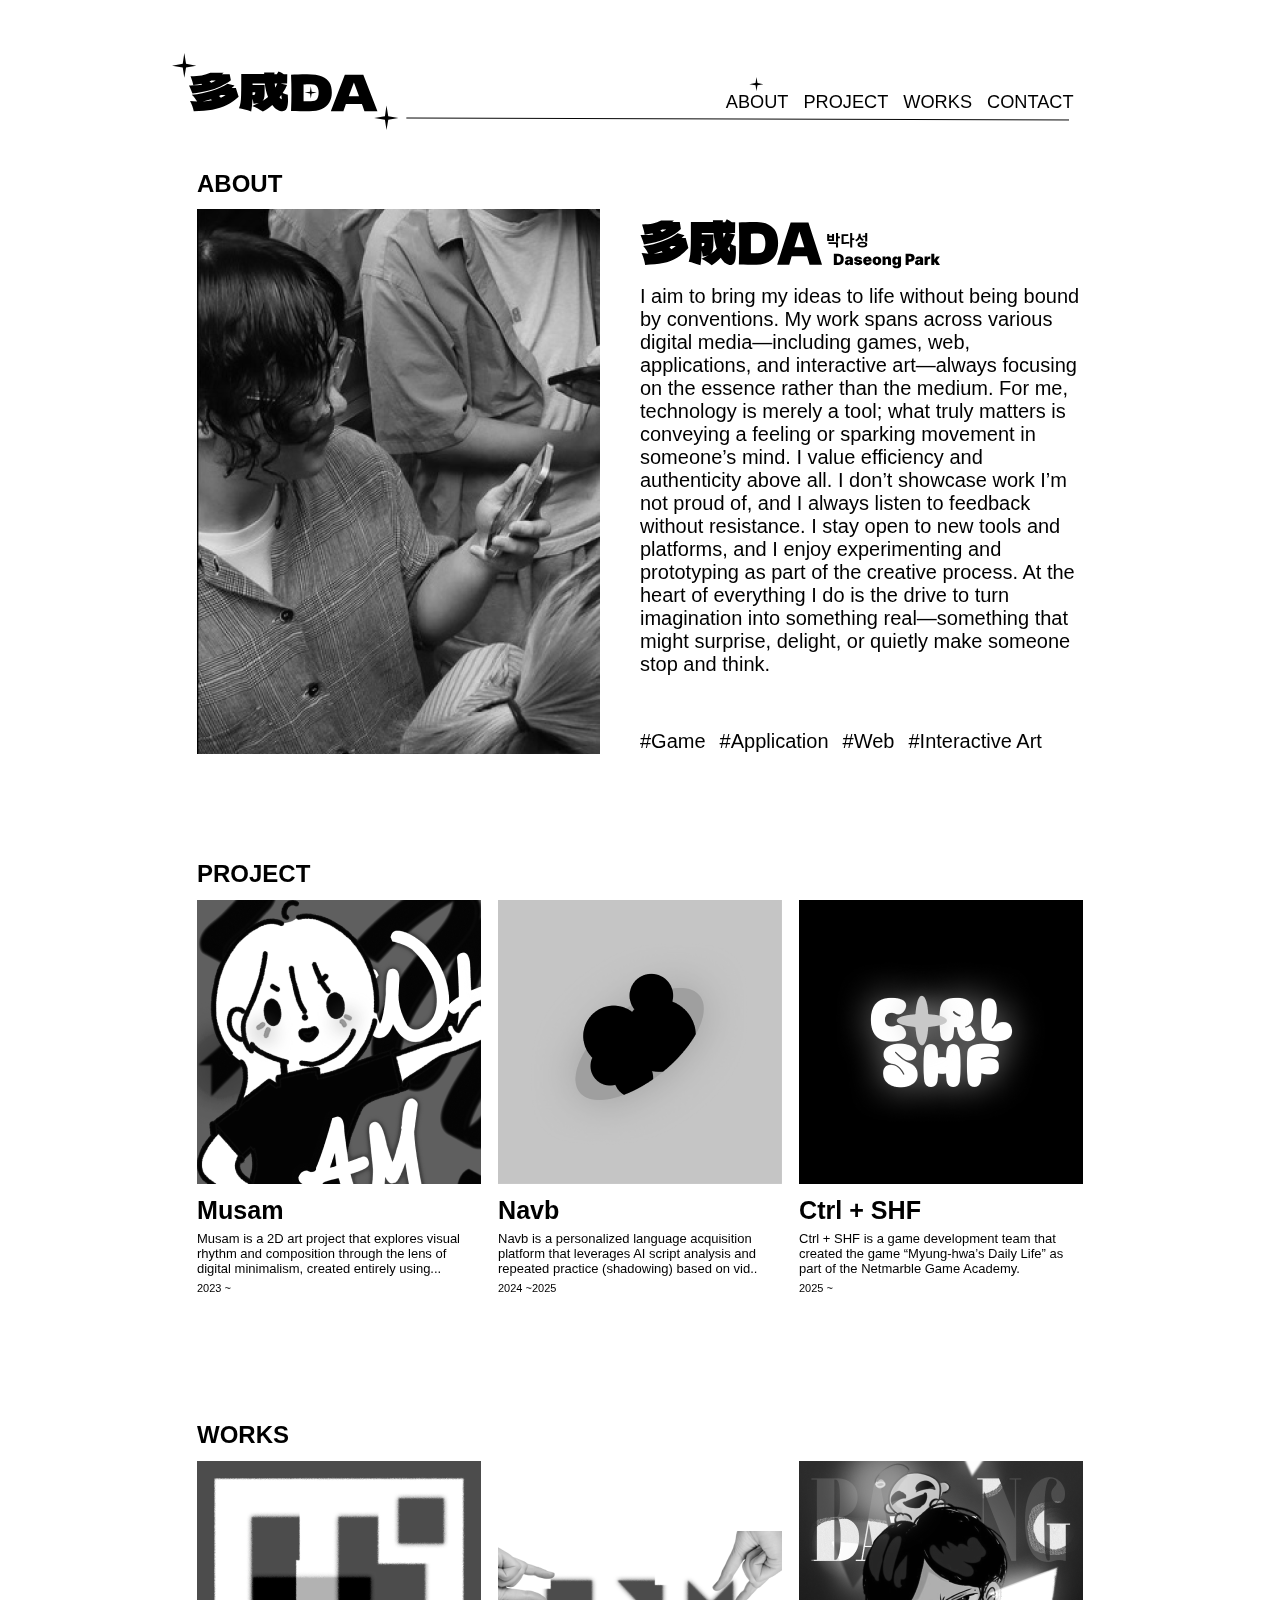
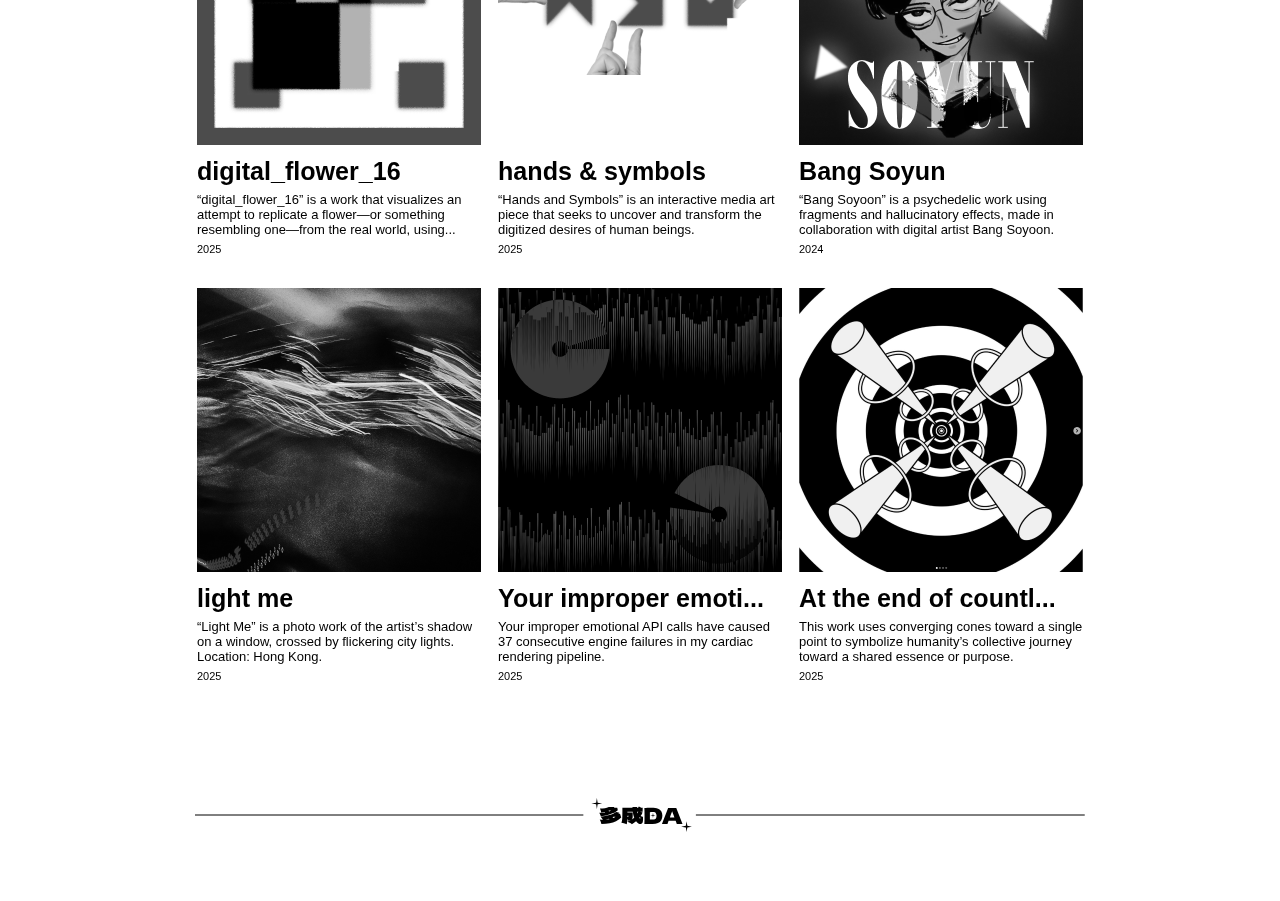
<file: index.html>
<!DOCTYPE html>
<html lang="en">
<head>
  <meta charset="UTF-8">
  <meta http-equiv="X-UA-Compatible" content="IE=edge">
  <meta name="viewport" content="width=device-width, initial-scale=1.0">
  <link rel="stylesheet" href="./vars.css">
  <link rel="stylesheet" href="./style.css">
  
  
  <style>
   a,
   button,
   input,
   select,
   h1,
   h2,
   h3,
   h4,
   h5,
   * {
       box-sizing: border-box;
       margin: 0;
       padding: 0;
       border: none;
       text-decoration: none;
       background: none;
   
       -webkit-font-smoothing: antialiased;
   }
   
   menu, ol, ul {
       list-style-type: none;
       margin: 0;
       padding: 0;
   }
   </style>
  <title>Document</title>
</head>
<body>
  <div class="desktop-58">
    <img class="logobottom-1" src="logobottom-10.svg" />
    <div class="frame-70">
      <div class="frame-69">
        <div class="about">ABOUT</div>
        <div class="frame-68">
          <div class="frame-51">
            <div class="rectangle-3997"></div>
            <img class="img-7989-1" src="img-7989-10.png" />
          </div>
          <div class="frame-67">
            <img class="daname-1" src="daname-10.svg" />
            <div
              class="[base64]"
            >
              I aim to bring my ideas to life without being bound by conventions.
              My work spans across various digital media—including games, web,
              applications, and interactive art—always focusing on the essence
              rather than the medium. For me, technology is merely a tool; what
              truly matters is conveying a feeling or sparking movement in
              someone’s mind. I value efficiency and authenticity above all. I
              don’t showcase work I’m not proud of, and I always listen to
              feedback without resistance. I stay open to new tools and platforms,
              and I enjoy experimenting and prototyping as part of the creative
              process. At the heart of everything I do is the drive to turn
              imagination into something real—something that might surprise,
              delight, or quietly make someone stop and think.
            </div>
            <div class="frame-72">
              <div class="game">#Game</div>
              <div class="application">#Application</div>
              <div class="web">#Web</div>
              <div class="interactive-art">#Interactive Art</div>
            </div>
          </div>
        </div>
      </div>
      <div class="frame-66">
        <div class="project">PROJECT</div>
        <div class="frame-48">
          <div class="frame-54">
            <div class="frame-59">
              <div class="frame-71">
                <div class="name">Musam</div>
                <div
                  class="musam-is-a-2-d-art-project-that-explores-visual-rhythm-and-composition-through-the-lens-of-digital-minimalism-created-entirely-using"
                >
                  Musam is a 2D art project that explores visual rhythm and
                  composition through the lens of digital minimalism, created
                  entirely using...
                </div>
                <div class="_2023">2023 ~</div>
              </div>
            </div>
            <div class="frame-63">
              <div class="rectangle-4003"></div>
              <img class="img-5408-1" src="img-5408-10.png" />
              <div class="rectangle-4010"></div>
            </div>
          </div>
          <div class="frame-55">
            <div class="frame-59">
              <div class="frame-71">
                <div class="name">Navb</div>
                <div
                  class="musam-is-a-2-d-art-project-that-explores-visual-rhythm-and-composition-through-the-lens-of-digital-minimalism-created-entirely-using"
                >
                  Navb is a personalized language acquisition platform that
                  leverages AI script analysis and repeated practice (shadowing)
                  based on vid..
                </div>
                <div class="_2023">2024 ~2025</div>
              </div>
            </div>
            <div class="frame-63">
              <div class="rectangle-4003"></div>
              <img class="img-5408-1" src="img-5408-11.png" />
              <div class="rectangle-4010"></div>
            </div>
          </div>
          <div class="frame-56">
            <div class="frame-59">
              <div class="frame-71">
                <div class="name">Ctrl + SHF</div>
                <div
                  class="musam-is-a-2-d-art-project-that-explores-visual-rhythm-and-composition-through-the-lens-of-digital-minimalism-created-entirely-using"
                >
                  Ctrl + SHF is a game development team that created the game
                  “Myung-hwa’s Daily Life” as part of the Netmarble Game Academy.
                </div>
                <div class="_2023">2025 ~</div>
              </div>
            </div>
            <div class="frame-63">
              <div class="rectangle-4003"></div>
              <img class="img-5408-1" src="img-5408-12.png" />
              <div class="rectangle-4010"></div>
            </div>
          </div>
        </div>
      </div>
      <div class="works">
        <div class="works2">WORKS</div>
        <div class="frame-592">
          <div class="frame-54">
            <div class="frame-59">
              <div class="frame-71">
                <div class="name">digital_flower_16</div>
                <div
                  class="musam-is-a-2-d-art-project-that-explores-visual-rhythm-and-composition-through-the-lens-of-digital-minimalism-created-entirely-using"
                >
                  “digital_flower_16” is a work that visualizes an attempt to
                  replicate a flower—or something resembling one—from the real
                  world, using...
                </div>
                <div class="_2023">2025</div>
              </div>
            </div>
            <div class="frame-63">
              <div class="rectangle-4003"></div>
              <img class="img-5408-1" src="img-5408-13.png" />
              <div class="rectangle-4010"></div>
            </div>
          </div>
          <div class="frame-55">
            <div class="frame-59">
              <div class="frame-71">
                <div class="name">hands &amp; symbols</div>
                <div
                  class="musam-is-a-2-d-art-project-that-explores-visual-rhythm-and-composition-through-the-lens-of-digital-minimalism-created-entirely-using"
                >
                  “Hands and Symbols” is an interactive media art piece that seeks
                  to uncover and transform the digitized desires of human beings.
                </div>
                <div class="_2023">2025</div>
              </div>
            </div>
            <div class="frame-63">
              <div class="rectangle-4003"></div>
              <img class="img-5408-1" src="img-5408-14.png" />
              <div class="rectangle-4010"></div>
            </div>
          </div>
          <div class="frame-56">
            <div class="frame-59">
              <div class="frame-71">
                <div class="name">Bang Soyun</div>
                <div
                  class="musam-is-a-2-d-art-project-that-explores-visual-rhythm-and-composition-through-the-lens-of-digital-minimalism-created-entirely-using"
                >
                  “Bang Soyoon” is a psychedelic work using fragments and
                  hallucinatory effects, made in collaboration with digital artist
                  Bang Soyoon.
                </div>
                <div class="_2023">2024</div>
              </div>
            </div>
            <div class="frame-63">
              <div class="rectangle-4003"></div>
              <img class="img-5408-1" src="img-5408-15.png" />
              <div class="rectangle-4010"></div>
            </div>
          </div>
        </div>
        <div class="frame-60">
          <div class="frame-54">
            <div class="frame-59">
              <div class="frame-71">
                <div class="name">light me</div>
                <div
                  class="musam-is-a-2-d-art-project-that-explores-visual-rhythm-and-composition-through-the-lens-of-digital-minimalism-created-entirely-using"
                >
                  “Light Me” is a photo work of the artist’s shadow on a window,
                  crossed by flickering city lights. Location: Hong Kong.
                </div>
                <div class="_2023">2025</div>
              </div>
            </div>
            <div class="frame-63">
              <div class="rectangle-4003"></div>
              <img class="img-5408-1" src="img-5408-16.png" />
              <div class="rectangle-4010"></div>
            </div>
          </div>
          <div class="frame-55">
            <div class="frame-59">
              <div class="frame-71">
                <div class="name">Your improper emoti...</div>
                <div
                  class="musam-is-a-2-d-art-project-that-explores-visual-rhythm-and-composition-through-the-lens-of-digital-minimalism-created-entirely-using"
                >
                  Your improper emotional API calls have caused 37 consecutive
                  engine failures in my cardiac rendering pipeline.
                </div>
                <div class="_2023">2025</div>
              </div>
            </div>
            <div class="frame-63">
              <div class="rectangle-4003"></div>
              <img class="img-5408-1" src="img-5408-17.png" />
              <div class="rectangle-4010"></div>
            </div>
          </div>
          <div class="frame-56">
            <div class="frame-59">
              <div class="frame-71">
                <div class="name">At the end of countl...</div>
                <div
                  class="musam-is-a-2-d-art-project-that-explores-visual-rhythm-and-composition-through-the-lens-of-digital-minimalism-created-entirely-using"
                >
                  This work uses converging cones toward a single point to
                  symbolize humanity’s collective journey toward a shared essence
                  or purpose.
                </div>
                <div class="_2023">2025</div>
              </div>
            </div>
            <div class="frame-63">
              <div class="rectangle-4003"></div>
              <img class="img-5408-1" src="img-5408-18.png" />
              <div class="rectangle-4010"></div>
            </div>
          </div>
        </div>
      </div>
    </div>
    <div class="group-189">
      <div class="rectangle-4007"></div>
      <img class="logodasvg-1" src="logodasvg-10.svg" />
      <img class="vector-230-1" src="vector-230-10.svg" />
      <div class="frame-50">
        <div class="about2">ABOUT</div>
        <div class="project2">PROJECT</div>
        <div class="works3">Works</div>
        <div class="contact">CONTACT</div>
      </div>
    </div>
  </div>
  
</body>
</html>
</file>
<file: vars.css>
/* Figma Styles of your File */
:root {
  /* Colors */
  --tiroooo-athens-gray: #f4f4f5;
  --tiroooo-athens-gray: #f8fafc;
  --tiroooo-athens-gray: #e5e7eb;
  --tiroooo-black: #000000;
  --tiroooo-black-59: rgba(0, 0, 0, 0.59);
  --tiroooo-buttery-white: #f4f4f5;
  --tiroooo-catskill-white: #f8fafc;
  --tiroooo-christi: #65a30d;
  --tiroooo-cod-gray: #18181b;
  --tiroooo-ebony: #111827;
  --tiroooo-gray-chateau: #9ca3af;
  --tiroooo-iron: #d4d4d8;
  --tiroooo-jewel: #166534;
  --tiroooo-jumbo: #71717a;
  --tiroooo-magnolia: #f8fafc;
  --tiroooo-mercury-40: rgba(229, 229, 229, 0.4);
  --tiroooo-mimosa: #ecfccb;
  --tiroooo-mine-shaft: #212121;
  --tiroooo-mine-shaft: #262626;
  --tiroooo-santas-gray: #a1a1aa;
  --tiroooo-scandal: #dcfce7;
  --tiroooo-scarpa-flow: #52525b;
  --tiroooo-shark: #27272a;
  --tiroooo-ship-gray: #3f3f46;
  --tiroooo-silver-chalice: #a3a3a3;
  --tiroooo-swiss-coffee: #d6d3d1;
  --tiroooo-white: #ffffff;
  --tiroooo-white-60: rgba(255, 255, 255, 0.6);
  --tiroooo-woodsmoke: #18181b;

  /* Fonts */
  --tiroooo-semantic-button-font-family: PretendardVariable-Regular, sans-serif;
  --tiroooo-semantic-button-font-size: 16px;
  --tiroooo-semantic-button-line-height: 24px;
  --tiroooo-semantic-button-font-weight: 400;
  --tiroooo-semantic-button-font-style: normal;
  --tiroooo-semantic-heading-2-font-family: PretendardVariable-Regular,
    sans-serif;
  --tiroooo-semantic-heading-2-font-size: 30px;
  --tiroooo-semantic-heading-2-line-height: 36px;
  --tiroooo-semantic-heading-2-font-weight: 400;
  --tiroooo-semantic-heading-2-font-style: normal;
  --tiroooo-semantic-heading-2-font-family: PretendardVariable-Regular,
    sans-serif;
  --tiroooo-semantic-heading-2-font-size: 30px;
  --tiroooo-semantic-heading-2-line-height: 36px;
  --tiroooo-semantic-heading-2-font-weight: 400;
  --tiroooo-semantic-heading-2-font-style: normal;
  --tiroooo-semantic-heading-1-font-family: PretendardVariable-Medium,
    sans-serif;
  --tiroooo-semantic-heading-1-font-size: 60px;
  --tiroooo-semantic-heading-1-line-height: 60px;
  --tiroooo-semantic-heading-1-font-weight: 500;
  --tiroooo-semantic-heading-1-font-style: normal;
  --tiroooo-semantic-heading-2-font-family: PretendardVariable-Regular,
    sans-serif;
  --tiroooo-semantic-heading-2-font-size: 48px;
  --tiroooo-semantic-heading-2-line-height: 48px;
  --tiroooo-semantic-heading-2-font-weight: 400;
  --tiroooo-semantic-heading-2-font-style: normal;
  --tiroooo-semantic-heading-2-font-family: PretendardVariable-Medium,
    sans-serif;
  --tiroooo-semantic-heading-2-font-size: 48px;
  --tiroooo-semantic-heading-2-line-height: 48px;
  --tiroooo-semantic-heading-2-font-weight: 500;
  --tiroooo-semantic-heading-2-font-style: normal;
  --tiroooo-semantic-heading-3-font-family: PretendardVariable-SemiBold,
    sans-serif;
  --tiroooo-semantic-heading-3-font-size: 16px;
  --tiroooo-semantic-heading-3-line-height: 24px;
  --tiroooo-semantic-heading-3-font-weight: 600;
  --tiroooo-semantic-heading-3-font-style: normal;
  --tiroooo-semantic-heading-3-font-family: PretendardVariable-Regular,
    sans-serif;
  --tiroooo-semantic-heading-3-font-size: 20px;
  --tiroooo-semantic-heading-3-line-height: 28px;
  --tiroooo-semantic-heading-3-font-weight: 400;
  --tiroooo-semantic-heading-3-font-style: normal;
  --tiroooo-semantic-heading-3-font-family: PretendardVariable-Medium,
    sans-serif;
  --tiroooo-semantic-heading-3-font-size: 20px;
  --tiroooo-semantic-heading-3-line-height: 28px;
  --tiroooo-semantic-heading-3-font-weight: 500;
  --tiroooo-semantic-heading-3-font-style: normal;
  --tiroooo-semantic-heading-2-font-family: PretendardVariable-Regular,
    sans-serif;
  --tiroooo-semantic-heading-2-font-size: 36px;
  --tiroooo-semantic-heading-2-line-height: 40px;
  --tiroooo-semantic-heading-2-font-weight: 400;
  --tiroooo-semantic-heading-2-font-style: normal;
  --tiroooo-semantic-heading-3-font-family: PretendardVariable-Regular,
    sans-serif;
  --tiroooo-semantic-heading-3-font-size: 36px;
  --tiroooo-semantic-heading-3-line-height: 40px;
  --tiroooo-semantic-heading-3-font-weight: 400;
  --tiroooo-semantic-heading-3-font-style: normal;
  --tiroooo-semantic-link-font-family: PretendardVariable-SemiBold, sans-serif;
  --tiroooo-semantic-link-font-size: 16px;
  --tiroooo-semantic-link-line-height: 24px;
  --tiroooo-semantic-link-font-weight: 600;
  --tiroooo-semantic-link-font-style: normal;
  --tiroooo-georgia-regular-font-family: Georgia-Regular, sans-serif;
  --tiroooo-georgia-regular-font-size: 20px;
  --tiroooo-georgia-regular-line-height: 28px;
  --tiroooo-georgia-regular-font-weight: 400;
  --tiroooo-georgia-regular-font-style: normal;
  --tiroooo-pretendard-variable-light-font-family: PretendardVariable-Light,
    sans-serif;
  --tiroooo-pretendard-variable-light-font-size: 16px;
  --tiroooo-pretendard-variable-light-line-height: 24px;
  --tiroooo-pretendard-variable-light-font-weight: 300;
  --tiroooo-pretendard-variable-light-font-style: normal;
  --tiroooo-pretendard-variable-light-font-family: PretendardVariable-Light,
    sans-serif;
  --tiroooo-pretendard-variable-light-font-size: 18px;
  --tiroooo-pretendard-variable-light-line-height: 28px;
  --tiroooo-pretendard-variable-light-font-weight: 300;
  --tiroooo-pretendard-variable-light-font-style: normal;
  --tiroooo-pretendard-variable-light-font-family: PretendardVariable-Light,
    sans-serif;
  --tiroooo-pretendard-variable-light-font-size: 30px;
  --tiroooo-pretendard-variable-light-line-height: 36px;
  --tiroooo-pretendard-variable-light-font-weight: 300;
  --tiroooo-pretendard-variable-light-font-style: normal;
  --tiroooo-pretendard-variable-medium-font-family: PretendardVariable-Medium,
    sans-serif;
  --tiroooo-pretendard-variable-medium-font-size: 12px;
  --tiroooo-pretendard-variable-medium-line-height: 16px;
  --tiroooo-pretendard-variable-medium-font-weight: 500;
  --tiroooo-pretendard-variable-medium-font-style: normal;
  --tiroooo-pretendard-variable-medium-font-family: PretendardVariable-Medium,
    sans-serif;
  --tiroooo-pretendard-variable-medium-font-size: 14px;
  --tiroooo-pretendard-variable-medium-line-height: 20px;
  --tiroooo-pretendard-variable-medium-font-weight: 500;
  --tiroooo-pretendard-variable-medium-font-style: normal;
  --tiroooo-pretendard-variable-medium-font-family: PretendardVariable-Medium,
    sans-serif;
  --tiroooo-pretendard-variable-medium-font-size: 14px;
  --tiroooo-pretendard-variable-medium-line-height: 21px;
  --tiroooo-pretendard-variable-medium-font-weight: 500;
  --tiroooo-pretendard-variable-medium-font-style: normal;
  --tiroooo-pretendard-variable-medium-font-family: PretendardVariable-Medium,
    sans-serif;
  --tiroooo-pretendard-variable-medium-font-size: 14px;
  --tiroooo-pretendard-variable-medium-line-height: 21px;
  --tiroooo-pretendard-variable-medium-font-weight: 500;
  --tiroooo-pretendard-variable-medium-font-style: normal;
  --tiroooo-pretendard-variable-medium-font-family: PretendardVariable-Medium,
    sans-serif;
  --tiroooo-pretendard-variable-medium-font-size: 16px;
  --tiroooo-pretendard-variable-medium-line-height: 24px;
  --tiroooo-pretendard-variable-medium-font-weight: 500;
  --tiroooo-pretendard-variable-medium-font-style: normal;
  --tiroooo-pretendard-variable-medium-font-family: PretendardVariable-Medium,
    sans-serif;
  --tiroooo-pretendard-variable-medium-font-size: 18px;
  --tiroooo-pretendard-variable-medium-line-height: 28px;
  --tiroooo-pretendard-variable-medium-font-weight: 500;
  --tiroooo-pretendard-variable-medium-font-style: normal;
  --tiroooo-pretendard-variable-medium-font-family: PretendardVariable-Medium,
    sans-serif;
  --tiroooo-pretendard-variable-medium-font-size: 30px;
  --tiroooo-pretendard-variable-medium-line-height: 36px;
  --tiroooo-pretendard-variable-medium-font-weight: 500;
  --tiroooo-pretendard-variable-medium-font-style: normal;
  --tiroooo-pretendard-variable-regular-font-family: PretendardVariable-Regular,
    sans-serif;
  --tiroooo-pretendard-variable-regular-font-size: 14px;
  --tiroooo-pretendard-variable-regular-line-height: 20px;
  --tiroooo-pretendard-variable-regular-font-weight: 400;
  --tiroooo-pretendard-variable-regular-font-style: normal;
  --tiroooo-pretendard-variable-regular-font-family: PretendardVariable-Regular,
    sans-serif;
  --tiroooo-pretendard-variable-regular-font-size: 14px;
  --tiroooo-pretendard-variable-regular-line-height: 20px;
  --tiroooo-pretendard-variable-regular-font-weight: 400;
  --tiroooo-pretendard-variable-regular-font-style: normal;
  --tiroooo-pretendard-variable-regular-font-family: PretendardVariable-Regular,
    sans-serif;
  --tiroooo-pretendard-variable-regular-font-size: 16px;
  --tiroooo-pretendard-variable-regular-line-height: 24px;
  --tiroooo-pretendard-variable-regular-font-weight: 400;
  --tiroooo-pretendard-variable-regular-font-style: normal;
  --tiroooo-pretendard-variable-regular-font-family: PretendardVariable-Regular,
    sans-serif;
  --tiroooo-pretendard-variable-regular-font-size: 16px;
  --tiroooo-pretendard-variable-regular-line-height: 24px;
  --tiroooo-pretendard-variable-regular-font-weight: 400;
  --tiroooo-pretendard-variable-regular-font-style: normal;
  --tiroooo-pretendard-variable-regular-font-family: PretendardVariable-Regular,
    sans-serif;
  --tiroooo-pretendard-variable-regular-font-size: 18px;
  --tiroooo-pretendard-variable-regular-line-height: 28px;
  --tiroooo-pretendard-variable-regular-font-weight: 400;
  --tiroooo-pretendard-variable-regular-font-style: normal;
  --tiroooo-pretendard-variable-regular-font-family: PretendardVariable-Regular,
    sans-serif;
  --tiroooo-pretendard-variable-regular-font-size: 18px;
  --tiroooo-pretendard-variable-regular-line-height: 28px;
  --tiroooo-pretendard-variable-regular-font-weight: 400;
  --tiroooo-pretendard-variable-regular-font-style: normal;
  --tiroooo-pretendard-variable-regular-underline-font-family: PretendardVariable-Regular,
    sans-serif;
  --tiroooo-pretendard-variable-regular-underline-font-size: 14px;
  --tiroooo-pretendard-variable-regular-underline-line-height: 20px;
  --tiroooo-pretendard-variable-regular-underline-font-weight: 400;
  --tiroooo-pretendard-variable-regular-underline-font-style: normal;
  --tiroooo-pretendard-variable-semibold-font-family: PretendardVariable-SemiBold,
    sans-serif;
  --tiroooo-pretendard-variable-semibold-font-size: 12px;
  --tiroooo-pretendard-variable-semibold-line-height: 12px;
  --tiroooo-pretendard-variable-semibold-font-weight: 600;
  --tiroooo-pretendard-variable-semibold-font-style: normal;
  --tiroooo-pretendard-variable-semibold-font-family: PretendardVariable-SemiBold,
    sans-serif;
  --tiroooo-pretendard-variable-semibold-font-size: 16px;
  --tiroooo-pretendard-variable-semibold-line-height: 24px;
  --tiroooo-pretendard-variable-semibold-font-weight: 600;
  --tiroooo-pretendard-variable-semibold-font-style: normal;
  --tiroooo-pretendard-variable-bold-font-family: PretendardVariable-Bold,
    sans-serif;
  --tiroooo-pretendard-variable-bold-font-size: 18px;
  --tiroooo-pretendard-variable-bold-line-height: 28px;
  --tiroooo-pretendard-variable-bold-font-weight: 700;
  --tiroooo-pretendard-variable-bold-font-style: normal;
  --tiroooo-pretendard-variable-bold-font-family: PretendardVariable-Bold,
    sans-serif;
  --tiroooo-pretendard-variable-bold-font-size: 24px;
  --tiroooo-pretendard-variable-bold-line-height: 32px;
  --tiroooo-pretendard-variable-bold-font-weight: 700;
  --tiroooo-pretendard-variable-bold-font-style: normal;
  --tiroooo-pretendard-variable-semibold-font-family: PretendardVariable-SemiBold,
    sans-serif;
  --tiroooo-pretendard-variable-semibold-font-size: 20px;
  --tiroooo-pretendard-variable-semibold-line-height: 28px;
  --tiroooo-pretendard-variable-semibold-font-weight: 600;
  --tiroooo-pretendard-variable-semibold-font-style: normal;
  --tiroooo-pretendard-variable-semibold-font-family: PretendardVariable-SemiBold,
    sans-serif;
  --tiroooo-pretendard-variable-semibold-font-size: 24px;
  --tiroooo-pretendard-variable-semibold-line-height: 32px;
  --tiroooo-pretendard-variable-semibold-font-weight: 600;
  --tiroooo-pretendard-variable-semibold-font-style: normal;

  /* Effects */
}
/* Figma Color Variables of your File */
[data-tiroooo-mode="mode-1"] {
  /* mode-1 */
  --color-azure-11: #111827;
  --color-white-solid: #ffffff;
  --color-grey-13: #212121;
  --color-black-solid: #000000;
  --color-black-59: rgba(0, 0, 0, 0.59);
  --color-grey-10: #18181b;
  --color-grey-16: #27272a;
  --color-grey-34: #52525b;
  --color-grey-26: #3f3f46;
  --color-grey-96: #f4f4f5;
  --color-grey-65: #a1a1aa;
  --color-grey-64: #a3a3a3;
  --color-grey-15: #262626;
  --color-azure-65: #9ca3af;
  --color-chartreuse-green-89: #ecfccb;
  --color-chartreuse-green-35: #65a30d;
  --color-grey-98: #f8fafc;
  --color-grey-91: #e5e7eb;
  --color-grey-91-0: rgba(229, 231, 235, 0);
  --color-grey-46: #71717a;
  --color-white-0: rgba(255, 255, 255, 0);
  --color-white-20: rgba(255, 255, 255, 0.2);
  --color-white-60: rgba(255, 255, 255, 0.6);
  --color-grey-90-40: rgba(229, 229, 229, 0.4);
  --color-grey-93: #dcfce7;
  --color-spring-green-24: #166534;
  --color-grey-83: #d6d3d1;
  --color-grey-84: #d4d4d8;
}
</file>
<file: style.css>
.desktop-58,
.desktop-58 * {
  box-sizing: border-box;
}
.desktop-58 {
  background: #ffffff;
  height: 2501px;
  position: relative;
  overflow: hidden;
}
.logobottom-1 {
  width: 891px;
  height: 34px;
  position: absolute;
  left: 50%;
  translate: -50%;
  bottom: 69px;
  overflow: visible;
}
.frame-70 {
  display: flex;
  flex-direction: column;
  gap: 106px;
  align-items: flex-start;
  justify-content: flex-start;
  width: 886px;
  height: 2152px;
  position: absolute;
  left: 50%;
  translate: -50%;
  top: 170px;
}
.frame-69 {
  display: flex;
  flex-direction: column;
  gap: 11px;
  align-items: center;
  justify-content: flex-start;
  align-self: stretch;
  flex-shrink: 0;
  position: relative;
}
.about {
  color: #000000;
  text-align: left;
  font-family: "Inter-Black", sans-serif;
  font-size: 24px;
  font-weight: 900;
  position: relative;
  align-self: stretch;
  display: flex;
  align-items: center;
  justify-content: flex-start;
}
.frame-68 {
  display: flex;
  flex-direction: row;
  align-items: flex-start;
  justify-content: space-between;
  align-self: stretch;
  flex-shrink: 0;
  position: relative;
}
.frame-51 {
  flex-shrink: 0;
  width: 403px;
  height: 545px;
  position: relative;
  overflow: hidden;
}
.rectangle-3997 {
  background: #d9d9d9;
  width: 403px;
  height: 545px;
  position: absolute;
  left: 50%;
  translate: -50%;
  top: 0px;
}
.img-7989-1 {
  width: 403px;
  height: 603px;
  position: absolute;
  left: 0px;
  top: 0px;
  object-fit: cover;
  aspect-ratio: 403/603;
}
.frame-67 {
  display: flex;
  flex-direction: column;
  gap: 6px;
  align-items: flex-start;
  justify-content: flex-start;
  flex-shrink: 0;
  width: 443px;
  position: relative;
}
.daname-1 {
  flex-shrink: 0;
  width: 300px;
  height: 70px;
  position: relative;
  overflow: visible;
}
.[base64] {
  color: #000000;
  text-align: left;
  font-family: "Inter-Medium", sans-serif;
  font-size: 20px;
  font-weight: 500;
  position: relative;
  width: 443px;
  height: 439px;
}
.frame-72 {
  display: flex;
  flex-direction: row;
  gap: 14px;
  align-items: center;
  justify-content: flex-start;
  flex-shrink: 0;
  position: relative;
}
.game {
  color: #000000;
  text-align: left;
  font-family: "Inter-Medium", sans-serif;
  font-size: 20px;
  font-weight: 500;
  position: relative;
}
.application {
  color: #000000;
  text-align: left;
  font-family: "Inter-Medium", sans-serif;
  font-size: 20px;
  font-weight: 500;
  position: relative;
}
.web {
  color: #000000;
  text-align: left;
  font-family: "Inter-Medium", sans-serif;
  font-size: 20px;
  font-weight: 500;
  position: relative;
}
.interactive-art {
  color: #000000;
  text-align: left;
  font-family: "Inter-Medium", sans-serif;
  font-size: 20px;
  font-weight: 500;
  position: relative;
}
.frame-66 {
  display: flex;
  flex-direction: column;
  gap: 11px;
  align-items: flex-start;
  justify-content: flex-start;
  align-self: stretch;
  flex-shrink: 0;
  position: relative;
}
.project {
  color: #000000;
  text-align: left;
  font-family: "Inter-Black", sans-serif;
  font-size: 24px;
  font-weight: 900;
  position: relative;
  align-self: stretch;
  display: flex;
  align-items: center;
  justify-content: flex-start;
}
.frame-48 {
  display: flex;
  flex-direction: row;
  gap: 17px;
  align-items: center;
  justify-content: flex-start;
  align-self: stretch;
  flex-shrink: 0;
  height: 416px;
  position: relative;
  box-shadow: inset 0px 0px 4px 0px rgba(255, 255, 255, 0.25);
}
.frame-54 {
  flex-shrink: 0;
  width: 284px;
  height: 414px;
  position: relative;
  overflow: hidden;
}
.frame-59 {
  width: 284px;
  height: 109px;
  position: absolute;
  left: 0px;
  top: 284px;
}
.frame-71 {
  display: flex;
  flex-direction: column;
  gap: 6px;
  align-items: flex-start;
  justify-content: flex-start;
  width: 284px;
  position: absolute;
  left: 0px;
  top: 12px;
}
.name {
  color: #000000;
  text-align: left;
  font-family: "Inter-Black", sans-serif;
  font-size: 25.119171142578125px;
  font-weight: 900;
  position: relative;
  align-self: stretch;
  display: flex;
  align-items: center;
  justify-content: flex-start;
}
.musam-is-a-2-d-art-project-that-explores-visual-rhythm-and-composition-through-the-lens-of-digital-minimalism-created-entirely-using {
  color: #000000;
  text-align: left;
  font-family: "Inter-Regular", sans-serif;
  font-size: 13px;
  font-weight: 400;
  position: relative;
  align-self: stretch;
  display: flex;
  align-items: center;
  justify-content: flex-start;
}
._2023 {
  color: #000000;
  text-align: left;
  font-family: "Inter-Regular", sans-serif;
  font-size: 11px;
  font-weight: 400;
  position: relative;
  align-self: stretch;
  display: flex;
  align-items: center;
  justify-content: flex-start;
}
.frame-63 {
  width: 284px;
  height: 284px;
  position: absolute;
  left: 0px;
  top: 0px;
  overflow: hidden;
}
.rectangle-4003 {
  width: 283.61px;
  height: 390.24px;
  position: absolute;
  left: 50%;
  translate: -50%;
  top: 0px;
  box-shadow: inset 0px 0px 10.99px 0px rgba(255, 255, 255, 0.25);
}
.img-5408-1 {
  width: 284px;
  height: 284px;
  position: absolute;
  left: 0px;
  top: 0px;
  object-fit: cover;
  aspect-ratio: 1;
}
.rectangle-4010 {
  background: #ffffff;
  width: 284px;
  height: 284px;
  position: absolute;
  left: 0px;
  top: 0px;
  mix-blend-mode: saturation;
  transition: background-color 0.3s ease;
}

.rectangle-4010:hover {
  background-color: rgba(0, 0, 0, 0); /* 투명하게 */
}
.frame-55 {
  flex-shrink: 0;
  width: 284px;
  height: 414px;
  position: relative;
  overflow: hidden;
}
.frame-56 {
  flex-shrink: 0;
  width: 284px;
  height: 414px;
  position: relative;
  overflow: hidden;
}
.works {
  display: flex;
  flex-direction: column;
  gap: 11px;
  align-items: flex-start;
  justify-content: flex-start;
  align-self: stretch;
  flex-shrink: 0;
  position: relative;
}
.works2 {
  color: #000000;
  text-align: left;
  font-family: "Inter-Black", sans-serif;
  font-size: 24px;
  font-weight: 900;
  position: relative;
  align-self: stretch;
  display: flex;
  align-items: center;
  justify-content: flex-start;
}
.frame-592 {
  display: flex;
  flex-direction: row;
  gap: 17px;
  align-items: center;
  justify-content: flex-start;
  flex-shrink: 0;
  width: 886px;
  height: 416px;
  position: relative;
  box-shadow: inset 0px 0px 4px 0px rgba(255, 255, 255, 0.25);
}
.frame-60 {
  display: flex;
  flex-direction: row;
  gap: 17px;
  align-items: center;
  justify-content: flex-start;
  flex-shrink: 0;
  width: 886px;
  height: 416px;
  position: relative;
  box-shadow: inset 0px 0px 4px 0px rgba(255, 255, 255, 0.25);
}
.group-189 {
  width: 997px;
  height: 165px;
  position: fixed;
  left: 50%;
  translate: -50%;
  top: -19px;
}
.rectangle-4007 {
  background: #ffffff;
  width: 100%;
  height: 100%;
  position: absolute;
  right: 0%;
  left: 0%;
  bottom: 0%;
  top: 0%;
  backdrop-filter: blur(25px);
}
.logodasvg-1 {
  width: 908px;
  height: 78.07px;
  position: absolute;
  left: 25px;
  top: 72px;
  overflow: visible;
}
.vector-230-1 {
  width: 1.6%;
  height: 9.7%;
  position: absolute;
  right: 37.51%;
  left: 60.88%;
  bottom: 32.73%;
  top: 57.58%;
  overflow: visible;
}
.frame-50 {
  display: flex;
  flex-direction: row;
  gap: 15px;
  align-items: center;
  justify-content: flex-end;
  width: 35.11%;
  height: 13.33%;
  position: absolute;
  right: 6.52%;
  left: 58.38%;
  bottom: 19.39%;
  top: 67.27%;
}
.about2 {
  color: #000000;
  text-align: left;
  font-family: "Inter-Medium", sans-serif;
  font-size: 18.204130172729492px;
  font-weight: 500;
  text-transform: uppercase;
  position: relative;
  display: flex;
  align-items: center;
  justify-content: flex-start;
}
.project2 {
  color: #000000;
  text-align: left;
  font-family: "Inter-Medium", sans-serif;
  font-size: 18.204130172729492px;
  font-weight: 500;
  text-transform: uppercase;
  position: relative;
  display: flex;
  align-items: center;
  justify-content: flex-start;
}
.works3 {
  color: #000000;
  text-align: left;
  font-family: "Inter-Medium", sans-serif;
  font-size: 18.204130172729492px;
  font-weight: 500;
  text-transform: uppercase;
  position: relative;
  display: flex;
  align-items: center;
  justify-content: flex-start;
}
.contact {
  color: #000000;
  text-align: left;
  font-family: "Inter-Medium", sans-serif;
  font-size: 18.204130172729492px;
  font-weight: 500;
  text-transform: uppercase;
  position: relative;
  display: flex;
  align-items: center;
  justify-content: flex-start;
}
</file>
